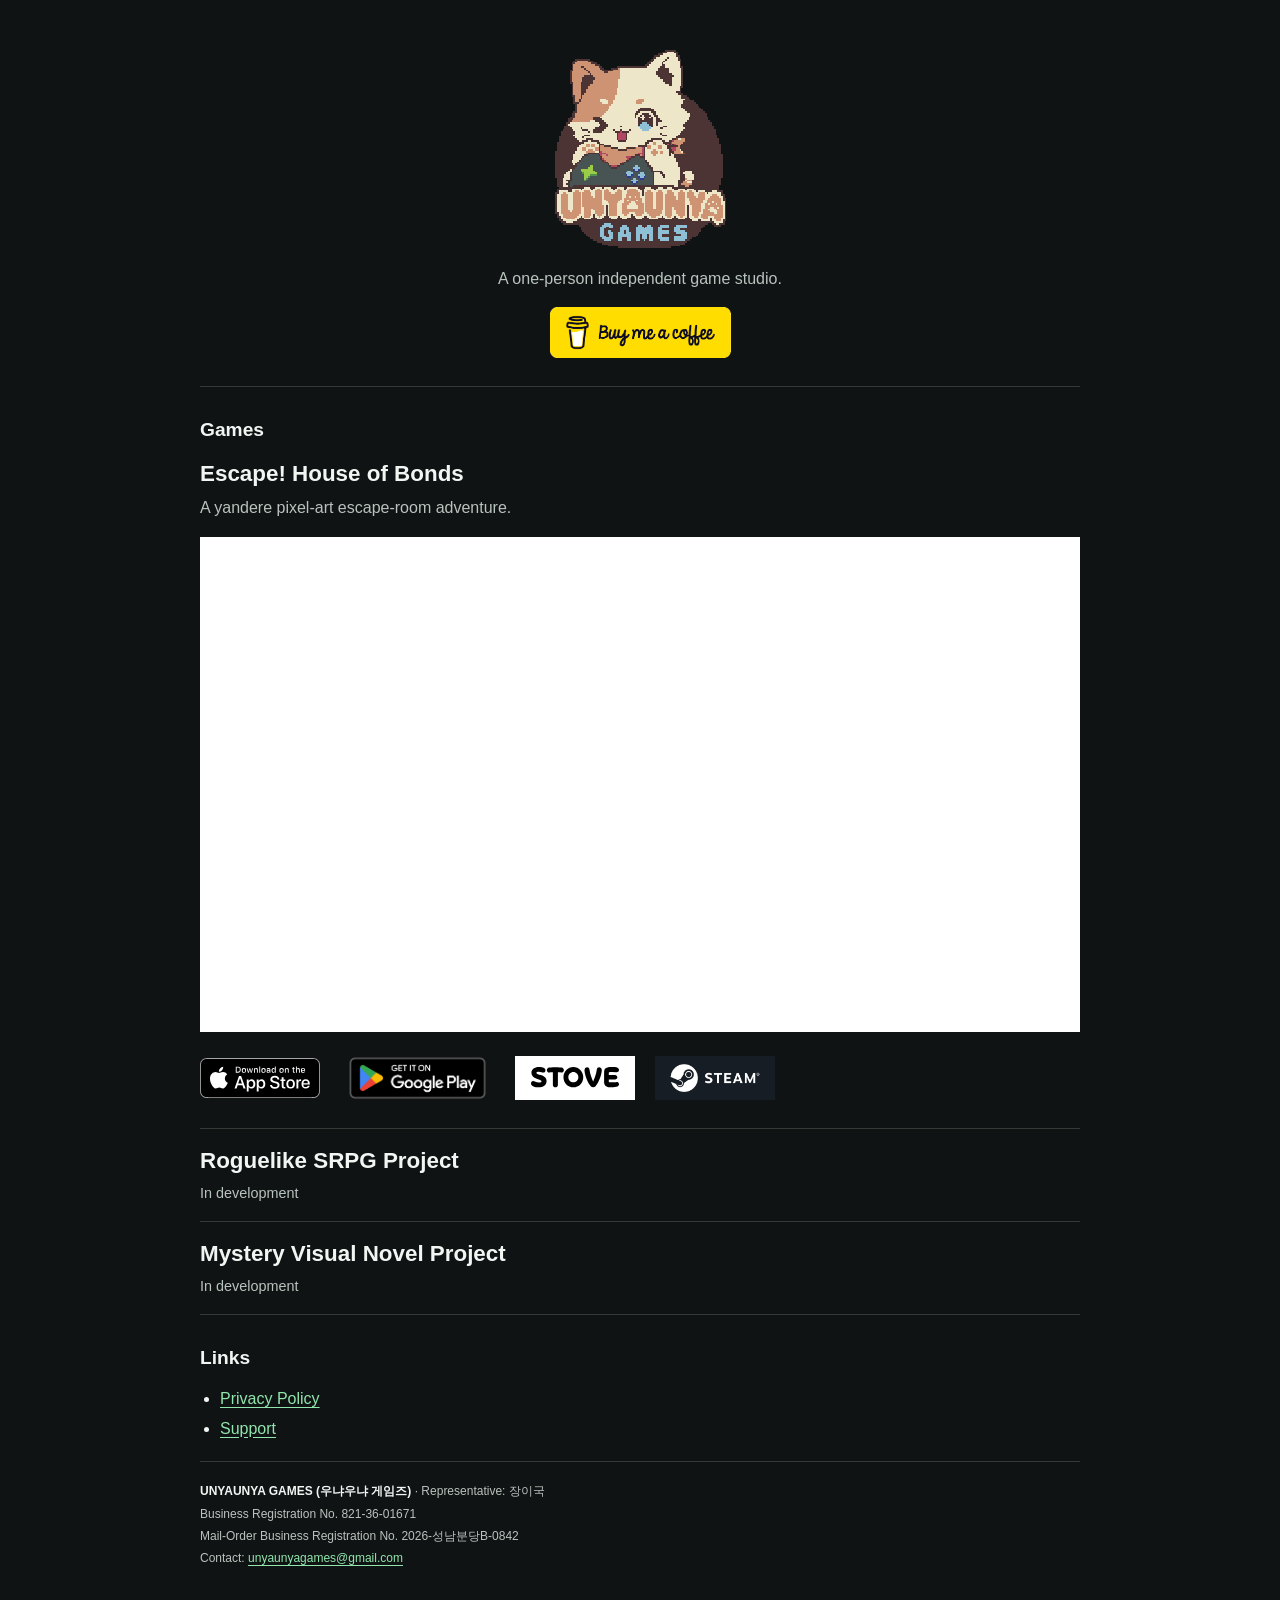
<file: index.html>
<!doctype html>
<html lang="ko">
<head>
  <meta charset="utf-8">
  <meta name="viewport" content="width=device-width, initial-scale=1">
  <title>UNYAUNYA GAMES</title>
  <meta name="description" content="우냐우냐 게임즈는 1인 인디 게임 스튜디오입니다.">
  <link rel="canonical" href="https://unyaunyagames.com/">
  <meta property="og:type" content="website">
  <meta property="og:site_name" content="UNYAUNYA GAMES">
  <meta property="og:title" content="UNYAUNYA GAMES">
  <meta property="og:description" content="우냐우냐 게임즈는 1인 인디 게임 스튜디오입니다.">
  <meta property="og:url" content="https://unyaunyagames.com/">
  <meta property="og:image" content="https://unyaunyagames.com/assets/logo.png">
  <meta property="og:image:type" content="image/png">
  <meta property="og:image:width" content="100">
  <meta property="og:image:height" content="112">
  <meta property="og:image:alt" content="UNYAUNYA GAMES 로고">
  <meta name="twitter:card" content="summary">
  <meta name="twitter:title" content="UNYAUNYA GAMES">
  <meta name="twitter:description" content="우냐우냐 게임즈는 1인 인디 게임 스튜디오입니다.">
  <meta name="twitter:image" content="https://unyaunyagames.com/assets/logo.png">
  <meta name="twitter:image:alt" content="UNYAUNYA GAMES 로고">
  <link rel="icon" type="image/png" href="assets/logo.png">
  <link rel="stylesheet" href="style.css?v=17">
</head>
<body>
  <main class="page">
    <header class="hero">
      <img class="site-logo" src="assets/logo.png" alt="UNYAUNYA GAMES" width="100" height="112">
      <h1 class="sr-only">UNYAUNYA GAMES</h1>
      <p class="lead">A one-person independent game studio.</p>
      <a class="coffee-link" href="https://buymeacoffee.com/unyaunyagames" target="_blank" rel="noopener noreferrer">
        <img src="assets/buy-me-a-coffee.png" alt="Buy me a coffee" width="545" height="153">
        <span class="sr-only"> (opens in a new tab)</span>
      </a>
    </header>

    <section class="games" aria-labelledby="games-heading">
      <h2 id="games-heading">Games</h2>
      <article class="game">
        <h3>Escape! House of Bonds</h3>
        <p class="game-description">A yandere pixel-art escape-room adventure.</p>
        <div class="trailer">
          <iframe
            src="https://www.youtube-nocookie.com/embed/Ct5GcwSQ2rg"
            title="Escape! House of Bonds — Official Trailer"
            width="800"
            height="450"
            loading="lazy"
            referrerpolicy="strict-origin-when-cross-origin"
            allow="accelerometer; autoplay; clipboard-write; encrypted-media; gyroscope; picture-in-picture; web-share"
            allowfullscreen>
          </iframe>
        </div>
        <div class="store-links">
        <a class="app-store-badge" href="https://apps.apple.com/kr/app/탈출-인연의집/id6776552317" aria-label="Download Escape! House of Bonds on the App Store">
          <img src="assets/app-store-badge.svg" alt="Download on the App Store" width="180" height="60">
        </a>
        <a class="google-play-badge" href="https://play.google.com/store/apps/details?id=com.unyaunyagames.escape" aria-label="Get Escape! House of Bonds on Google Play">
          <img src="assets/google-play-badge.png" alt="Get it on Google Play" width="233" height="90">
        </a>
        <a class="stove-link" href="https://store.onstove.com/ko/games/105653" aria-label="View Escape! House of Bonds on STOVE">
          <img src="assets/stove-logo.svg" alt="STOVE" width="120" height="28">
        </a>
        <a class="steam-link" href="https://store.steampowered.com/app/4719560/" aria-label="View Escape! House of Bonds on Steam">
          <img src="assets/steam-logo.png" alt="Steam" width="135" height="40">
        </a>
        </div>
      </article>
      <article class="game upcoming-game">
        <h3>Roguelike SRPG Project</h3>
        <p class="game-status">In development</p>
      </article>
      <article class="game upcoming-game">
        <h3>Mystery Visual Novel Project</h3>
        <p class="game-status">In development</p>
      </article>
    </section>

    <section class="site-links">
      <h2>Links</h2>
      <ul>
        <li><a href="privacy.html">Privacy Policy</a></li>
        <li><a href="support.html">Support</a></li>
      </ul>
    </section>

    <footer class="business-info" aria-label="Business information">
      <p><strong>UNYAUNYA GAMES (우냐우냐 게임즈)</strong> · Representative: 장이국</p>
      <p>Business Registration No. 821-36-01671</p>
      <p>Mail-Order Business Registration No. 2026-성남분당B-0842</p>
      <p>Contact: <a href="mailto:unyaunyagames@gmail.com">unyaunyagames@gmail.com</a></p>
    </footer>
  </main>
</body>
</html>
</file>
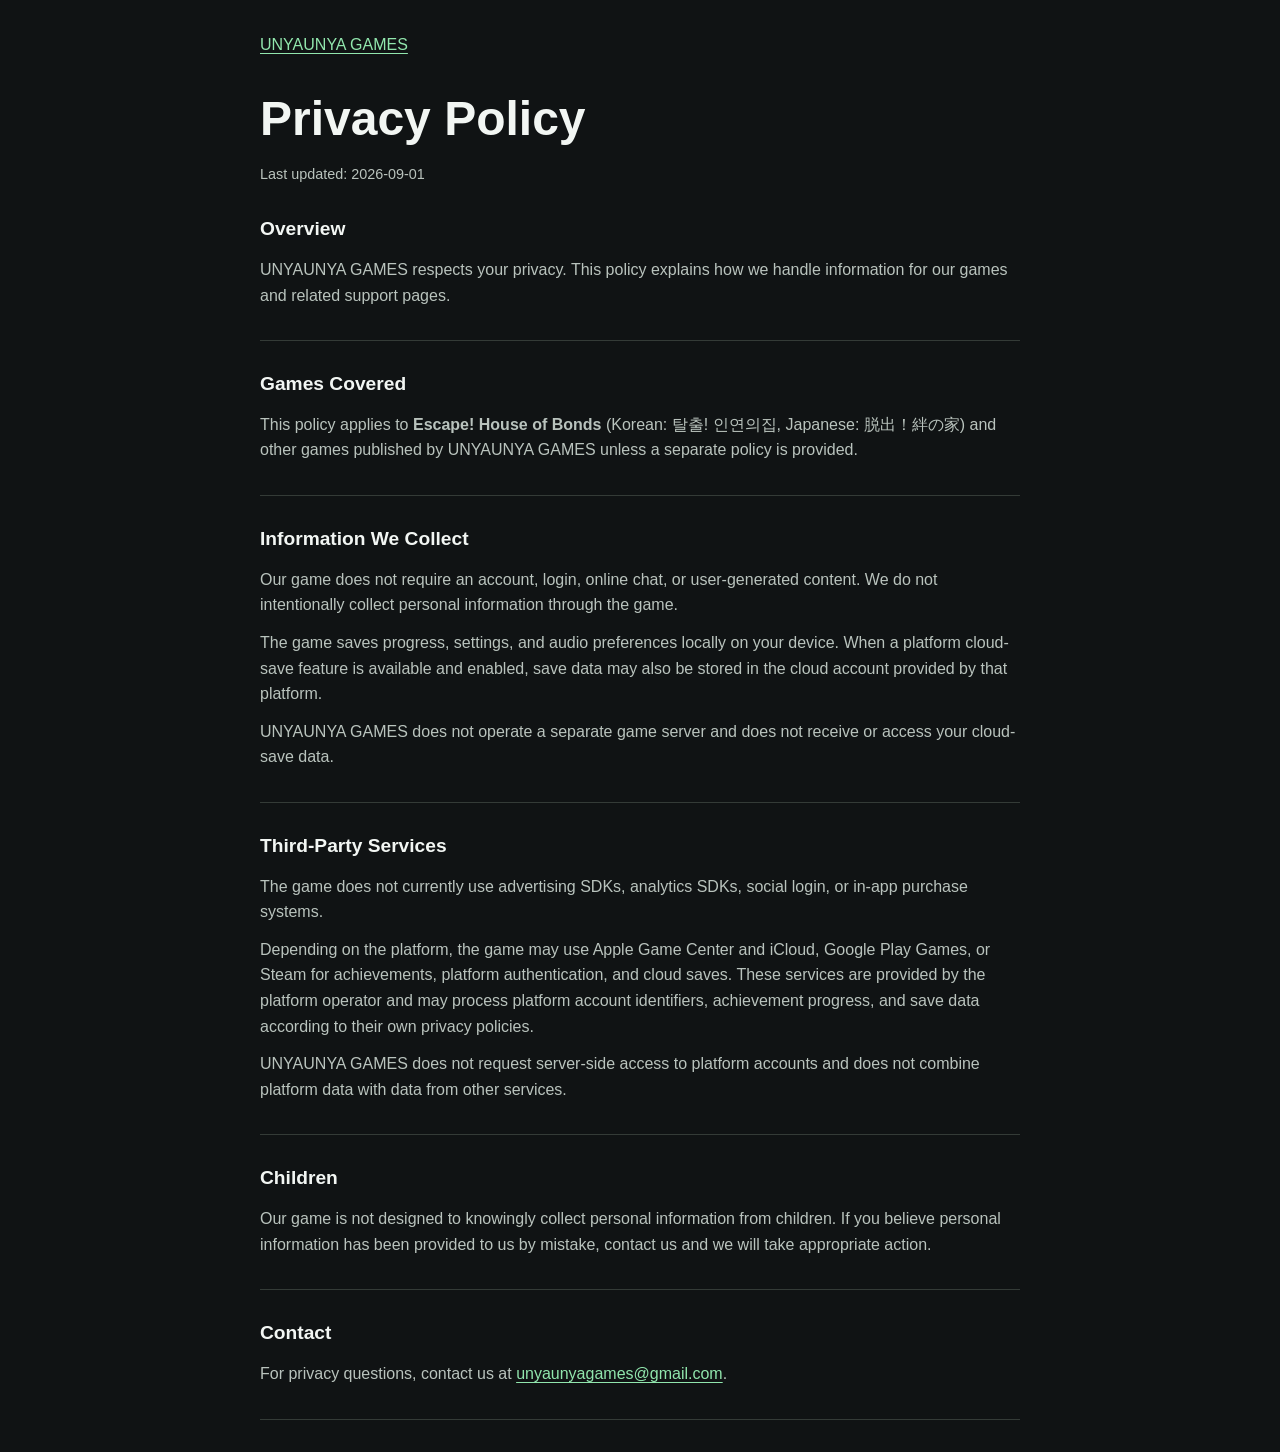
<file: privacy.html>
<!doctype html>
<html lang="ko">
<head>
  <meta charset="utf-8">
  <meta name="viewport" content="width=device-width, initial-scale=1">
  <title>Privacy Policy - UNYAUNYA GAMES</title>
  <link rel="stylesheet" href="style.css">
</head>
<body>
  <main class="page legal">
    <nav><a href="index.html">UNYAUNYA GAMES</a></nav>
    <h1>Privacy Policy</h1>
    <p class="updated">Last updated: 2026-09-01</p>

    <section>
      <h2>Overview</h2>
      <p>UNYAUNYA GAMES respects your privacy. This policy explains how we handle information for our games and related support pages.</p>
    </section>

    <section>
      <h2>Games Covered</h2>
      <p>This policy applies to <strong>Escape! House of Bonds</strong> (Korean: 탈출! 인연의집, Japanese: 脱出！絆の家) and other games published by UNYAUNYA GAMES unless a separate policy is provided.</p>
    </section>

    <section>
      <h2>Information We Collect</h2>
      <p>Our game does not require an account, login, online chat, or user-generated content. We do not intentionally collect personal information through the game.</p>
      <p>The game saves progress, settings, and audio preferences locally on your device. When a platform cloud-save feature is available and enabled, save data may also be stored in the cloud account provided by that platform.</p>
      <p>UNYAUNYA GAMES does not operate a separate game server and does not receive or access your cloud-save data.</p>
    </section>

    <section>
      <h2>Third-Party Services</h2>
      <p>The game does not currently use advertising SDKs, analytics SDKs, social login, or in-app purchase systems.</p>
      <p>Depending on the platform, the game may use Apple Game Center and iCloud, Google Play Games, or Steam for achievements, platform authentication, and cloud saves. These services are provided by the platform operator and may process platform account identifiers, achievement progress, and save data according to their own privacy policies.</p>
      <p>UNYAUNYA GAMES does not request server-side access to platform accounts and does not combine platform data with data from other services.</p>
    </section>

    <section>
      <h2>Children</h2>
      <p>Our game is not designed to knowingly collect personal information from children. If you believe personal information has been provided to us by mistake, contact us and we will take appropriate action.</p>
    </section>

    <section>
      <h2>Contact</h2>
      <p>For privacy questions, contact us at <a href="mailto:unyaunyagames@gmail.com">unyaunyagames@gmail.com</a>.</p>
    </section>
  </main>
</body>
</html>
</file>
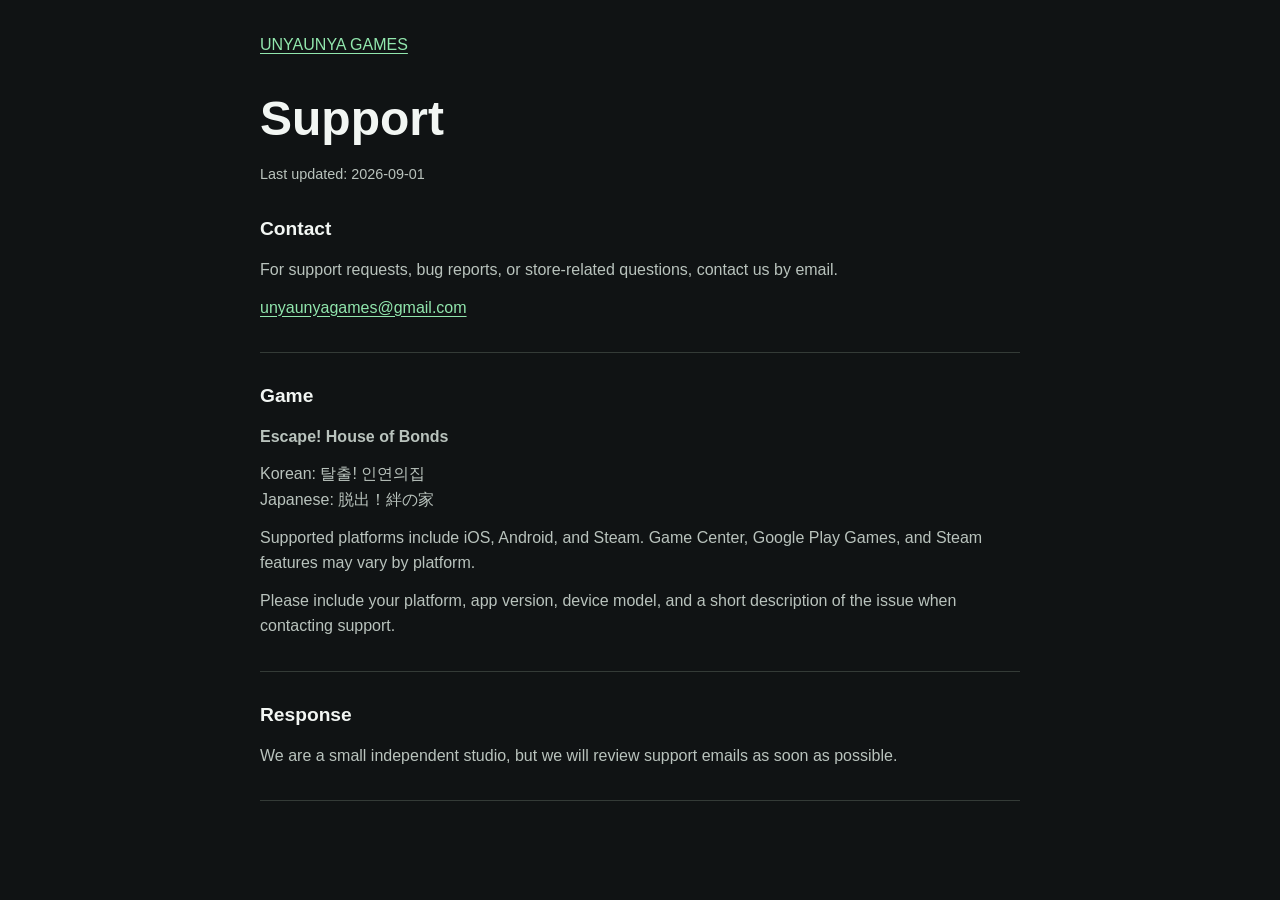
<file: support.html>
<!doctype html>
<html lang="ko">
<head>
  <meta charset="utf-8">
  <meta name="viewport" content="width=device-width, initial-scale=1">
  <title>Support - UNYAUNYA GAMES</title>
  <link rel="stylesheet" href="style.css">
</head>
<body>
  <main class="page legal">
    <nav><a href="index.html">UNYAUNYA GAMES</a></nav>
    <h1>Support</h1>
    <p class="updated">Last updated: 2026-09-01</p>

    <section>
      <h2>Contact</h2>
      <p>For support requests, bug reports, or store-related questions, contact us by email.</p>
      <p><a href="mailto:unyaunyagames@gmail.com">unyaunyagames@gmail.com</a></p>
    </section>

    <section>
      <h2>Game</h2>
      <p><strong>Escape! House of Bonds</strong></p>
      <p>Korean: 탈출! 인연의집<br>Japanese: 脱出！絆の家</p>
      <p>Supported platforms include iOS, Android, and Steam. Game Center, Google Play Games, and Steam features may vary by platform.</p>
      <p>Please include your platform, app version, device model, and a short description of the issue when contacting support.</p>
    </section>

    <section>
      <h2>Response</h2>
      <p>We are a small independent studio, but we will review support emails as soon as possible.</p>
    </section>
  </main>
</body>
</html>
</file>
<file: style.css>
:root {
  color-scheme: dark;
  --bg: #101314;
  --text: #f2f6f3;
  --muted: #b9c3bd;
  --line: #343b37;
  --accent: #91e6ad;
}

* {
  box-sizing: border-box;
}

body {
  margin: 0;
  background: var(--bg);
  color: var(--text);
  font-family: -apple-system, BlinkMacSystemFont, "Segoe UI", sans-serif;
  line-height: 1.6;
}

.page {
  width: min(880px, calc(100% - 32px));
  margin: 0 auto;
  padding: 32px 0;
}

.hero {
  padding: 16px 0 28px;
  text-align: center;
  border-bottom: 1px solid var(--line);
}

.site-logo {
  display: block;
  width: min(180px, 100%);
  height: auto;
  margin: 0 auto 16px;
  image-rendering: pixelated;
}

.sr-only {
  position: absolute;
  width: 1px;
  height: 1px;
  padding: 0;
  margin: -1px;
  overflow: hidden;
  clip: rect(0, 0, 0, 0);
  white-space: nowrap;
  border: 0;
}

p {
  margin: 0 0 12px;
  color: var(--muted);
}

.lead {
  font-size: 1rem;
}

.coffee-link {
  display: inline-block;
  width: min(181px, 100%);
  margin-top: 4px;
  vertical-align: middle;
}

.coffee-link img {
  display: block;
  width: 100%;
  height: auto;
}

a {
  color: var(--accent);
  text-underline-offset: 3px;
}

a:focus-visible {
  outline: 2px solid var(--accent);
  outline-offset: 4px;
}

h2 {
  margin: 28px 0 12px;
  font-size: 1.2rem;
}

h3 {
  margin: 0 0 6px;
  font-size: clamp(1.15rem, 3.5vw, 1.4rem);
  line-height: 1.4;
}

.game-description {
  margin-bottom: 16px;
}

.trailer {
  width: 100%;
  aspect-ratio: 16 / 9;
  margin-bottom: 16px;
  background: #000;
}

.trailer iframe {
  display: block;
  width: 100%;
  height: 100%;
  border: 0;
}

.store-links {
  display: flex;
  flex-wrap: wrap;
  align-items: center;
  gap: 12px 20px;
}

.store-links a {
  display: flex;
  align-items: center;
  justify-content: center;
  flex-shrink: 0;
  min-height: 44px;
}

.app-store-badge img {
  display: block;
  width: 120px;
  height: auto;
}

.google-play-badge img {
  display: block;
  width: 155px;
  height: auto;
}

.stove-link {
  width: 120px;
  background: #fff;
}

.stove-link img {
  display: block;
  width: 88px;
  height: auto;
}

.steam-link {
  width: 120px;
  background: #171d25;
}

.steam-link img {
  display: block;
  width: 94px;
  height: auto;
}

.upcoming-game {
  padding: 16px 0;
  border-top: 1px solid var(--line);
}

.game + .upcoming-game {
  margin-top: 20px;
}

.upcoming-game + .upcoming-game {
  margin-top: 0;
}

.game-status {
  margin: 0;
  font-size: 0.9rem;
}

.site-links {
  border-top: 1px solid var(--line);
  border-bottom: 1px solid var(--line);
  padding-bottom: 20px;
}

.site-links ul {
  margin: 0;
  padding-left: 20px;
}

.site-links li + li {
  margin-top: 4px;
}

.business-info {
  padding-top: 20px;
  font-size: 0.75rem;
}

.business-info p {
  margin-bottom: 3px;
}

.business-info strong {
  color: var(--text);
}

.legal {
  max-width: 760px;
}

.legal nav {
  margin-bottom: 32px;
}

.legal h1 {
  margin: 0 0 16px;
  font-size: clamp(2rem, 6vw, 3rem);
  line-height: 1.2;
}

.updated {
  color: var(--muted);
  font-size: 0.9rem;
}

.legal section {
  padding-bottom: 20px;
  border-bottom: 1px solid var(--line);
}
</file>
